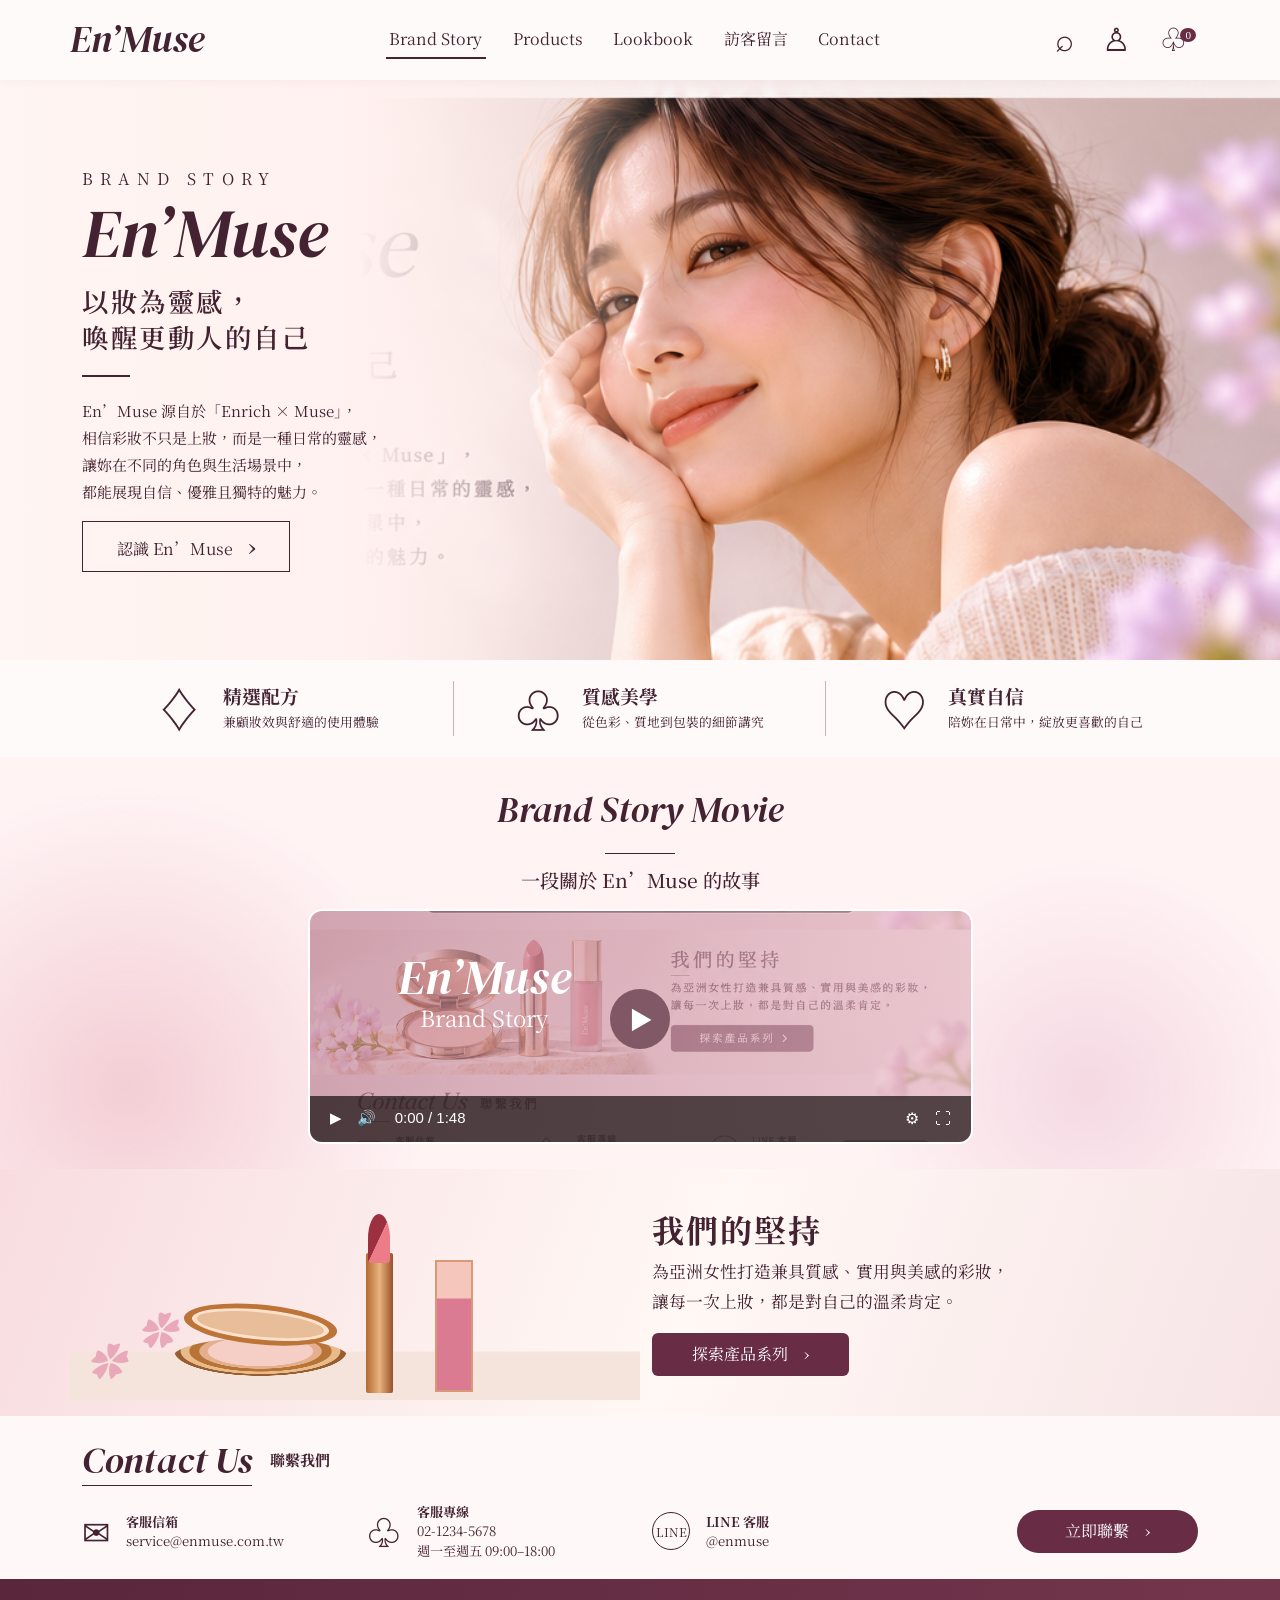
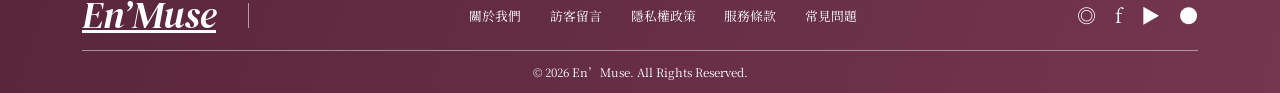
<file: index.html>
<!doctype html>
<html lang="zh-Hant">
<head>
  <meta charset="utf-8">
  <meta name="viewport" content="width=device-width, initial-scale=1">
  <meta name="description" content="En’Muse — 以妝為靈感，喚醒更動人的自己。">
  <title>En’Muse｜淡雅美妝</title>
  <link href="css/bootstrap.min.css" rel="stylesheet">
  <link rel="stylesheet" href="css/style.css">
  <script>
    (function(w,d,s,l,i){w[l]=w[l]||[];w[l].push({'gtm.start':
    new Date().getTime(),event:'gtm.js'});var f=d.getElementsByTagName(s)[0],
    j=d.createElement(s),dl=l!='dataLayer'?'&l='+l:'';j.async=true;j.src=
    'https://www.googletagmanager.com/gtm.js?id='+i+dl;f.parentNode.insertBefore(j,f);
    })(window,document,'script','dataLayer','GTM-5ZPB8B3Z');
  </script>
</head>
<body>
  <noscript><iframe src="https://www.googletagmanager.com/ns.html?id=GTM-5ZPB8B3Z"
    height="0" width="0" style="display:none;visibility:hidden"></iframe></noscript>
  <header class="site-header sticky-top">
    <nav class="navbar navbar-expand-lg container py-3" aria-label="主選單">
      <a class="navbar-brand logo" href="#top">En’Muse</a>
      <button class="navbar-toggler border-0 shadow-none" type="button" data-bs-toggle="collapse" data-bs-target="#mainNav" aria-controls="mainNav" aria-expanded="false" aria-label="展開選單"><span class="navbar-toggler-icon"></span></button>
      <div class="collapse navbar-collapse" id="mainNav">
        <ul class="navbar-nav mx-auto gap-lg-4">
          <li class="nav-item"><a class="nav-link active" href="#story">Brand Story</a></li>
          <li class="nav-item"><a class="nav-link" href="#products">Products</a></li>
          <li class="nav-item"><a class="nav-link" href="#movie">Lookbook</a></li>
          <li class="nav-item"><a class="nav-link" href="guestbook.html">訪客留言</a></li>
          <li class="nav-item"><a class="nav-link" href="#contact">Contact</a></li>
        </ul>
        <div class="nav-tools d-flex gap-3 justify-content-center"><button aria-label="搜尋">⌕</button><button aria-label="會員">♙</button><button aria-label="購物袋">♧<sup>0</sup></button></div>
      </div>
    </nav>
  </header>

  <main id="top">
    <section id="story" class="hero">
      <div class="hero-photo" aria-hidden="true"></div>
      <div class="container position-relative h-100"><div class="row h-100 align-items-center"><div class="col-12 col-md-6 col-lg-5 hero-copy">
        <p class="eyebrow">BRAND STORY</p><h1>En’Muse</h1><h2>以妝為靈感，<br>喚醒更動人的自己</h2><span class="rule"></span>
        <p>En’Muse 源自於「Enrich × Muse」，<br>相信彩妝不只是上妝，而是一種日常的靈感，<br>讓妳在不同的角色與生活場景中，<br>都能展現自信、優雅且獨特的魅力。</p>
        <a class="btn btn-outline-brand" href="#movie">認識 En’Muse <b>›</b></a>
      </div></div></div>
    </section>

    <section class="values"><div class="container"><div class="row g-0">
      <div class="col-md-4 value"><span class="value-icon">♢</span><div><h3>精選配方</h3><p>兼顧妝效與舒適的使用體驗</p></div></div>
      <div class="col-md-4 value"><span class="value-icon">♧</span><div><h3>質感美學</h3><p>從色彩、質地到包裝的細節講究</p></div></div>
      <div class="col-md-4 value"><span class="value-icon">♡</span><div><h3>真實自信</h3><p>陪妳在日常中，綻放更喜歡的自己</p></div></div>
    </div></div></section>

    <section id="movie" class="movie-section"><div class="container text-center"><p class="script-title">Brand Story Movie</p><span class="tiny-rule"></span><h2>一段關於 En’Muse 的故事</h2>
      <div class="movie-card"><div><strong>En’Muse</strong><span>Brand Story</span></div><button class="play" aria-label="播放品牌影片">▶</button><div class="controls">▶　🔊　 0:00 / 1:48 <span>⚙　⛶</span></div></div>
    </div></section>

    <section id="products" class="products"><div class="container"><div class="row align-items-center g-4"><div class="col-md-6 product-art" aria-label="粉底、唇膏與唇蜜產品示意"><div class="compact"></div><div class="lipstick"></div><div class="gloss"></div><i class="blossom one">✿</i><i class="blossom two">✿</i></div><div class="col-md-6 product-copy"><h2>我們的堅持</h2><p>為亞洲女性打造兼具質感、實用與美感的彩妝，<br>讓每一次上妝，都是對自己的溫柔肯定。</p><a class="btn btn-brand" href="#contact">探索產品系列　›</a></div></div></div></section>
  </main>

  <section id="contact" class="contact"><div class="container"><div class="contact-head"><span>Contact Us</span><b>聯繫我們</b></div><div class="row gy-4 align-items-center"><div class="col-sm-6 col-lg-3 contact-item"><i>✉</i><p><b>客服信箱</b><br>service@enmuse.com.tw</p></div><div class="col-sm-6 col-lg-3 contact-item"><i>♧</i><p><b>客服專線</b><br>02-1234-5678<br>週一至週五 09:00–18:00</p></div><div class="col-sm-6 col-lg-3 contact-item"><i class="line">LINE</i><p><b>LINE 客服</b><br>@enmuse</p></div><div class="col-sm-6 col-lg-3 text-lg-end"><a class="btn btn-brand rounded-pill px-5" href="mailto:service@enmuse.com.tw">立即聯繫　›</a></div></div></div></section>
  <footer><div class="container"><div class="footer-top"><a class="logo text-white" href="#top">En’Muse</a><span class="divider"></span><div class="footer-links"><a href="#story">關於我們</a><a href="guestbook.html">訪客留言</a><a href="#">隱私權政策</a><a href="#">服務條款</a><a href="#">常見問題</a></div><div class="social">◎　f　▶　●</div></div><p>© 2026 En’Muse. All Rights Reserved.</p></div></footer>
  <script src="js/bootstrap.bundle.min.js"></script>
</body>
</html>
</file>
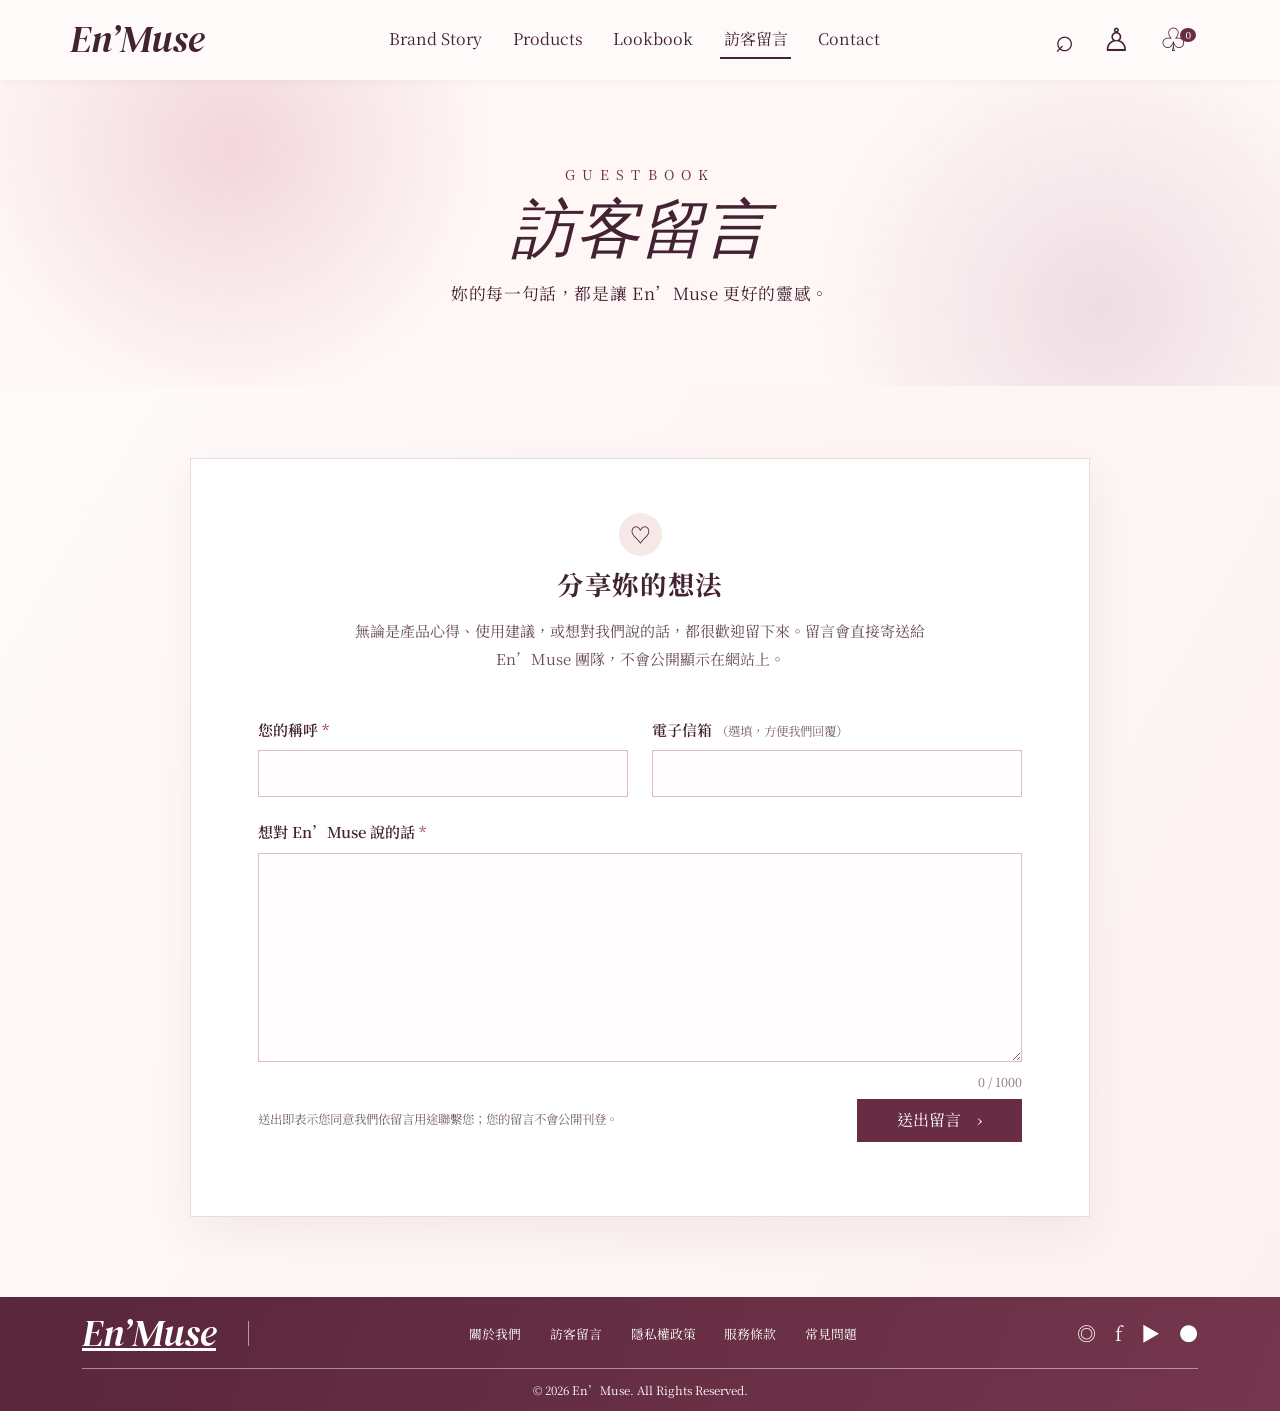
<file: guestbook.html>
<!doctype html>
<html lang="zh-Hant">
<head>
  <meta charset="utf-8">
  <meta name="viewport" content="width=device-width, initial-scale=1">
  <meta name="description" content="留下您對 En’Muse 的想法與建議。">
  <title>訪客留言｜En’Muse</title>
  <link href="css/bootstrap.min.css" rel="stylesheet">
  <link rel="stylesheet" href="css/style.css">
  <link rel="stylesheet" href="css/guestbook.css">
  <style>.guestbook-form .btn-brand:disabled{opacity:.65;cursor:wait}.form-status{margin:0;color:var(--wine);font-size:.85rem;min-height:1.25rem;text-align:center}</style>
  <script>
    (function(w,d,s,l,i){w[l]=w[l]||[];w[l].push({'gtm.start':
    new Date().getTime(),event:'gtm.js'});var f=d.getElementsByTagName(s)[0],
    j=d.createElement(s),dl=l!='dataLayer'?'&l='+l:'';j.async=true;j.src=
    'https://www.googletagmanager.com/gtm.js?id='+i;f.parentNode.insertBefore(j,f);
    })(window,document,'script','dataLayer','GTM-5ZPB8B3Z');
  </script>
</head>
<body class="guestbook-page">
  <noscript><iframe src="https://www.googletagmanager.com/ns.html?id=GTM-5ZPB8B3Z" height="0" width="0" style="display:none;visibility:hidden"></iframe></noscript>
  <header class="site-header sticky-top">
    <nav class="navbar navbar-expand-lg container py-3" aria-label="主選單">
      <a class="navbar-brand logo" href="index.html">En’Muse</a>
      <button class="navbar-toggler border-0 shadow-none" type="button" data-bs-toggle="collapse" data-bs-target="#mainNav" aria-controls="mainNav" aria-expanded="false" aria-label="展開選單"><span class="navbar-toggler-icon"></span></button>
      <div class="collapse navbar-collapse" id="mainNav">
        <ul class="navbar-nav mx-auto gap-lg-4">
          <li class="nav-item"><a class="nav-link" href="index.html#story">Brand Story</a></li>
          <li class="nav-item"><a class="nav-link" href="index.html#products">Products</a></li>
          <li class="nav-item"><a class="nav-link" href="index.html#movie">Lookbook</a></li>
          <li class="nav-item"><a class="nav-link active" aria-current="page" href="guestbook.html">訪客留言</a></li>
          <li class="nav-item"><a class="nav-link" href="index.html#contact">Contact</a></li>
        </ul>
        <div class="nav-tools d-flex gap-3 justify-content-center"><button type="button" aria-label="搜尋">⌕</button><button type="button" aria-label="會員">♙</button><button type="button" aria-label="購物袋">♧<sup>0</sup></button></div>
      </div>
    </nav>
  </header>
  <main>
    <section class="guestbook-hero"><div class="container text-center"><p class="eyebrow">GUESTBOOK</p><h1>訪客留言</h1><p>妳的每一句話，都是讓 En’Muse 更好的靈感。</p></div></section>
    <section class="guestbook-content"><div class="container"><div class="guestbook-card">
      <div class="guestbook-intro"><span class="guestbook-mark" aria-hidden="true">♡</span><h2>分享妳的想法</h2><p>無論是產品心得、使用建議，或想對我們說的話，都很歡迎留下來。留言會直接寄送給 En’Muse 團隊，不會公開顯示在網站上。</p></div>
      <form action="https://formsubmit.co/ajax/soyoucan@gmail.com" method="POST" class="guestbook-form">
        <input type="hidden" name="_subject" value="En’Muse 網站新訪客留言"><input type="hidden" name="_template" value="table"><input type="text" name="_honey" class="form-honeypot" tabindex="-1" autocomplete="off" aria-hidden="true">
        <div class="row g-4"><div class="col-md-6"><label for="guest-name">您的稱呼 <span aria-hidden="true">*</span></label><input id="guest-name" name="訪客稱呼" type="text" autocomplete="name" maxlength="40" required></div><div class="col-md-6"><label for="guest-email">電子信箱 <small>（選填，方便我們回覆）</small></label><input id="guest-email" name="email" type="email" autocomplete="email" maxlength="100"></div><div class="col-12"><label for="guest-message">想對 En’Muse 說的話 <span aria-hidden="true">*</span></label><textarea id="guest-message" name="留言內容" rows="7" maxlength="1000" required aria-describedby="message-count"></textarea><p id="message-count" class="form-note" aria-live="polite">0 / 1000</p></div><div class="col-12 form-submit-row"><p class="privacy-note">送出即表示您同意我們依留言用途聯繫您；您的留言不會公開刊登。</p><button class="btn btn-brand" type="submit">送出留言　›</button></div><p id="form-status" class="form-status col-12" role="status" aria-live="polite"></p></div>
      </form>
    </div></div></section>
  </main>
  <footer><div class="container"><div class="footer-top"><a class="logo text-white" href="index.html">En’Muse</a><span class="divider"></span><div class="footer-links"><a href="index.html#story">關於我們</a><a href="guestbook.html">訪客留言</a><a href="#">隱私權政策</a><a href="#">服務條款</a><a href="#">常見問題</a></div><div class="social">◎　f　▶　●</div></div><p>© 2026 En’Muse. All Rights Reserved.</p></div></footer>
  <script src="js/bootstrap.bundle.min.js"></script><script src="js/guestbook.js"></script>
</body>
</html>
</file>
<file: css/style.css>
@import url('https://fonts.googleapis.com/css2?family=DM+Serif+Display:ital@0;1&family=Noto+Serif+TC:wght@400;500;600;700&display=swap');
:root{--ink:#432232;--wine:#682c45;--rose:#f7e7e7;--paper:#fffafa}*{box-sizing:border-box}body{color:var(--ink);background:var(--paper);font-family:"Noto Serif TC",serif;font-size:15px}.site-header{background:rgba(255,250,250,.96);box-shadow:0 1px 9px #5d29310d}.logo,.script-title{font-family:"DM Serif Display",serif;font-style:italic}.logo{font-size:2.35rem;color:var(--ink);line-height:1}.nav-link{color:var(--ink)!important;font-size:1rem;padding:.4rem .2rem!important}.nav-link.active{border-bottom:2px solid var(--ink)}.nav-tools button{background:transparent;border:0;color:var(--ink);font-family:serif;font-size:2rem;line-height:1}.nav-tools sup{font-size:.7rem;background:var(--wine);color:white;border-radius:50%;padding:1px 5px;position:relative;left:-8px;top:-12px}.hero{height:580px;position:relative;overflow:hidden;background:#f9e8e8}.hero-photo{position:absolute;inset:0;background-image:linear-gradient(90deg,#fff5f2 0%,#fff1ef 28%,transparent 54%),url('../img/20261106.png');background-size:cover,100% auto;background-position:center,center -67px;background-repeat:no-repeat}.hero-copy{z-index:1}.eyebrow{letter-spacing:.45rem;font-size:1rem;margin-bottom:.5rem}.hero h1{font:italic 4.3rem/1 "DM Serif Display",serif;margin:0}.hero h2{font-size:1.65rem;font-weight:600;letter-spacing:.16rem;line-height:1.35;margin:1rem 0}.rule{display:block;width:48px;border-top:2px solid var(--ink);margin:1.25rem 0}.hero-copy>p:last-of-type{line-height:1.8}.btn{font-family:inherit}.btn-outline-brand{border:1px solid var(--ink);border-radius:0;color:var(--ink);padding:.5rem 2.1rem}.btn-outline-brand:hover,.btn-brand{background:var(--wine);color:#fff}.btn-outline-brand b{font-size:1.35rem;margin-left:.7rem}.values{background:#fffafa;padding:1.35rem 0}.value{display:flex;align-items:center;justify-content:center;gap:1.3rem;padding:.25rem 1.5rem;border-right:1px solid #cfaeb7}.value:last-child{border:0}.value h3{font-size:1.18rem;margin:0 0 .25rem;font-weight:700}.value p{margin:0;font-size:.8rem}.value-icon{font-size:2.9rem;line-height:1}.movie-section{padding:1.4rem 0 1.6rem;background:radial-gradient(circle at 10% 80%,#f3ced5 0,transparent 25%),radial-gradient(circle at 85% 80%,#f5d9e3 0,transparent 20%),#fff3f4}.script-title{font-size:2.25rem;margin:.2rem 0 0}.tiny-rule{display:inline-block;width:70px;border-top:1px solid var(--ink)}.movie-section h2{font-size:1.2rem;margin:.55rem 0 1.1rem}.movie-card{height:235px;max-width:665px;margin:auto;overflow:hidden;border:2px solid white;border-radius:14px;position:relative;background-image:linear-gradient(90deg,#bd8294aa,#e7b9c5aa),url('../img/20261106.png');background-size:cover,100% auto;background-position:center,center -630px;color:white;text-align:left}.movie-card>div:first-child{position:absolute;top:42px;left:88px;text-align:center}.movie-card strong{font:italic 3rem/1 "DM Serif Display",serif;display:block}.movie-card span{font-size:1.4rem}.play{position:absolute;top:78px;left:calc(50% - 30px);width:60px;height:60px;border:0;border-radius:50%;background:#552c3aac;color:#fff;font-size:1.5rem;padding-left:7px}.controls{position:absolute;bottom:0;left:0;right:0;padding:11px 20px;background:#1b1312b8;font-family:Arial}.controls span{float:right;font-size:1rem}.products{padding:1rem 0;background:linear-gradient(110deg,#f8dce0,#fff8f5 54%,#f7e4e6)}.product-art{height:215px;position:relative;overflow:hidden;background:linear-gradient(transparent 77%,#f5e4dc 78%)}.compact{position:absolute;left:18%;bottom:11px;width:175px;height:64px;background:radial-gradient(ellipse at 50% 35%,#f5cfc5 0 42%,#e4af8e 43% 49%,#b87336 50% 57%,#e9bb8a 58% 64%,#985d2f 65% 69%,transparent 70%);border-radius:50%;transform:scaleY(.6)}.compact:before{content:"";position:absolute;width:155px;height:66px;border-radius:50%;border:8px solid #bd7438;top:-55px;left:10px;background:#e7bd9a;transform:rotate(10deg);box-shadow:inset 0 0 0 5px #ffe1c9}.lipstick{position:absolute;left:52%;bottom:7px;width:27px;height:140px;background:linear-gradient(90deg,#b36932,#e9b37f,#9a5127);border-radius:2px}.lipstick:before{content:"";position:absolute;width:22px;height:49px;background:linear-gradient(115deg,#9c3040 0 50%,#ed7c89 51%);border-radius:50% 50% 4px 4px;top:-39px;left:2px}.gloss{position:absolute;left:64%;bottom:8px;width:38px;height:132px;border:2px solid #d99878;background:linear-gradient(#f5c6bc 0 28%,#db7b91 29% 100%)}.blossom{position:absolute;color:#e9a9bb;font-size:2.4rem}.blossom.one{left:3%;bottom:12px}.blossom.two{left:12%;bottom:43px}.product-copy h2{font-size:2rem;font-weight:700;letter-spacing:.12rem}.product-copy p{line-height:1.8;font-size:1.05rem}.btn-brand{border:0;padding:.6rem 2.5rem}.contact{padding:1.15rem 0;background:#fff8f8}.contact-head{display:flex;gap:1.1rem;align-items:center;margin-bottom:1rem}.contact-head span{font:italic 2.3rem "DM Serif Display",serif;border-bottom:1px solid var(--ink)}.contact-item{display:flex;align-items:center;gap:1rem}.contact-item i{font-style:normal;font-size:2.1rem}.contact-item .line{font-size:.75rem;border:1px solid var(--ink);border-radius:50%;width:38px;height:38px;text-align:center;padding-top:10px}.contact-item p{margin:0;font-size:.82rem}footer{background:linear-gradient(110deg,#59263b,#74364d);color:#fff;padding:1.1rem 0 .7rem}footer .logo{color:#fff}.footer-top{display:flex;gap:2rem;align-items:center;padding-bottom:1rem;border-bottom:1px solid #ffffff77}.divider{height:25px;border-left:1px solid #ffffff88}.footer-links{display:flex;gap:1.8rem;flex:1;justify-content:center}.footer-links a{color:#fff;text-decoration:none;font-size:.8rem}.social{white-space:nowrap;font-size:1.2rem}footer p{text-align:center;margin:.8rem 0 0;font-size:.72rem}@media(max-width:767px){.hero{height:640px}.hero-photo{background-size:auto 640px,auto 960px;background-position:center,center -10px}.hero-copy{background:#fff9f9e3;padding:1.5rem;margin:1rem}.hero h1{font-size:3.2rem}.hero h2{font-size:1.35rem}.value{justify-content:flex-start;border-right:0;border-bottom:1px solid #cfaeb7;padding:.8rem 2rem}.movie-card{height:180px}.movie-card>div:first-child{top:28px;left:30px}.movie-card strong{font-size:2.3rem}.play{top:63px}.footer-top{flex-wrap:wrap;gap:1rem}.footer-links{order:3;flex-basis:100%;flex-wrap:wrap;justify-content:flex-start;gap:.75rem 1.2rem}.divider{display:none}.product-copy{text-align:center}.contact{padding:1.5rem 0}.nav-tools{padding-top:1rem}}
</file>
<file: css/guestbook.css>
.guestbook-page{min-height:100vh;display:flex;flex-direction:column}.guestbook-page main{flex:1}.guestbook-hero{padding:5.25rem 0 5rem;background:radial-gradient(circle at 18% 22%,#f2d6dc 0,transparent 24%),radial-gradient(circle at 86% 74%,#efdde3 0,transparent 25%),#fff7f6}.guestbook-hero .eyebrow{margin-bottom:.8rem;color:var(--wine);font-size:.85rem}.guestbook-hero h1{font:italic 4rem/1 "DM Serif Display",serif;margin:0;color:var(--ink)}.guestbook-hero p:last-child{margin:1.25rem 0 0;font-size:1.05rem;letter-spacing:.04rem}.guestbook-content{padding:4.5rem 0 5rem;background:linear-gradient(120deg,#fffafa,#fdf2f2)}.guestbook-card{max-width:900px;margin:auto;padding:3.4rem 4.2rem;background:#fff;border:1px solid #eddadd;box-shadow:0 16px 42px #61304012}.guestbook-intro{text-align:center;max-width:610px;margin:0 auto 2.8rem}.guestbook-mark{display:grid;place-items:center;width:43px;height:43px;margin:0 auto .8rem;border-radius:50%;background:var(--rose);font-size:1.3rem}.guestbook-intro h2{font-size:1.65rem;font-weight:700;letter-spacing:.1rem}.guestbook-intro p{margin:1rem 0 0;line-height:1.9;color:#684b57}.guestbook-form label{display:block;margin-bottom:.55rem;font-weight:600}.guestbook-form label span{color:#a23a57}.guestbook-form label small{font-size:.78rem;font-weight:400;color:#7d6870}.guestbook-form input:not(.form-honeypot),.guestbook-form textarea{width:100%;border:1px solid #d9bec5;border-radius:0;background:#fffdfd;color:var(--ink);font:inherit;padding:.72rem .85rem;outline:0;transition:border-color .2s,box-shadow .2s}.guestbook-form textarea{resize:vertical;min-height:150px;line-height:1.75}.guestbook-form input:focus,.guestbook-form textarea:focus{border-color:var(--wine);box-shadow:0 0 0 3px #682c4514}.form-honeypot{position:absolute;left:-10000px;width:1px;height:1px;overflow:hidden}.form-note{text-align:right;margin:.4rem 0 0;font-size:.78rem;color:#876f78}.form-submit-row{display:flex;align-items:center;justify-content:space-between;gap:1.5rem;margin-top:.4rem}.privacy-note{margin:0;color:#756169;font-size:.78rem;line-height:1.6}.guestbook-form .btn-brand{border-radius:0;white-space:nowrap}.guestbook-page footer{margin-top:auto}@media(max-width:767px){.guestbook-hero{padding:3.75rem 0}.guestbook-hero h1{font-size:3.1rem}.guestbook-hero p:last-child{font-size:.95rem}.guestbook-content{padding:2.5rem 0}.guestbook-card{padding:2.25rem 1.35rem}.guestbook-intro{margin-bottom:2rem}.guestbook-intro h2{font-size:1.4rem}.form-submit-row{align-items:stretch;flex-direction:column}.guestbook-form .btn-brand{width:100%}}
</file>
